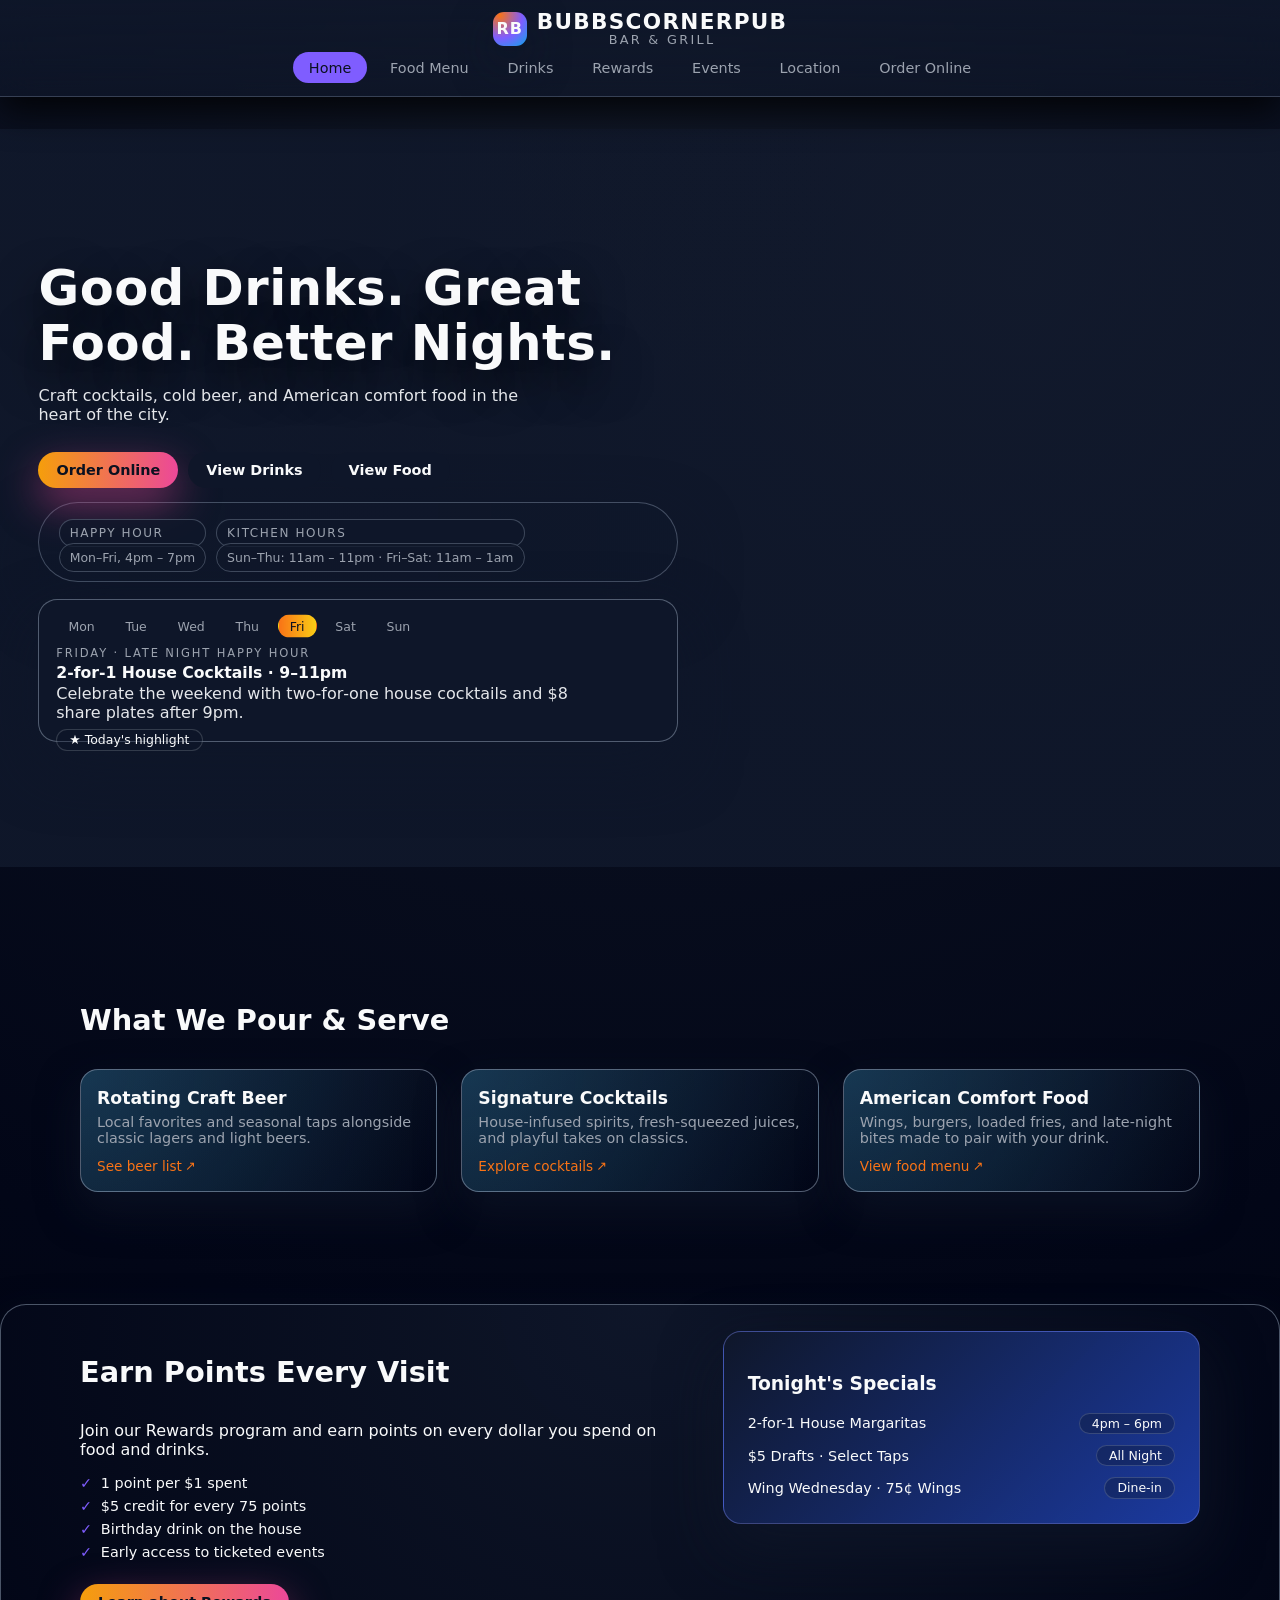
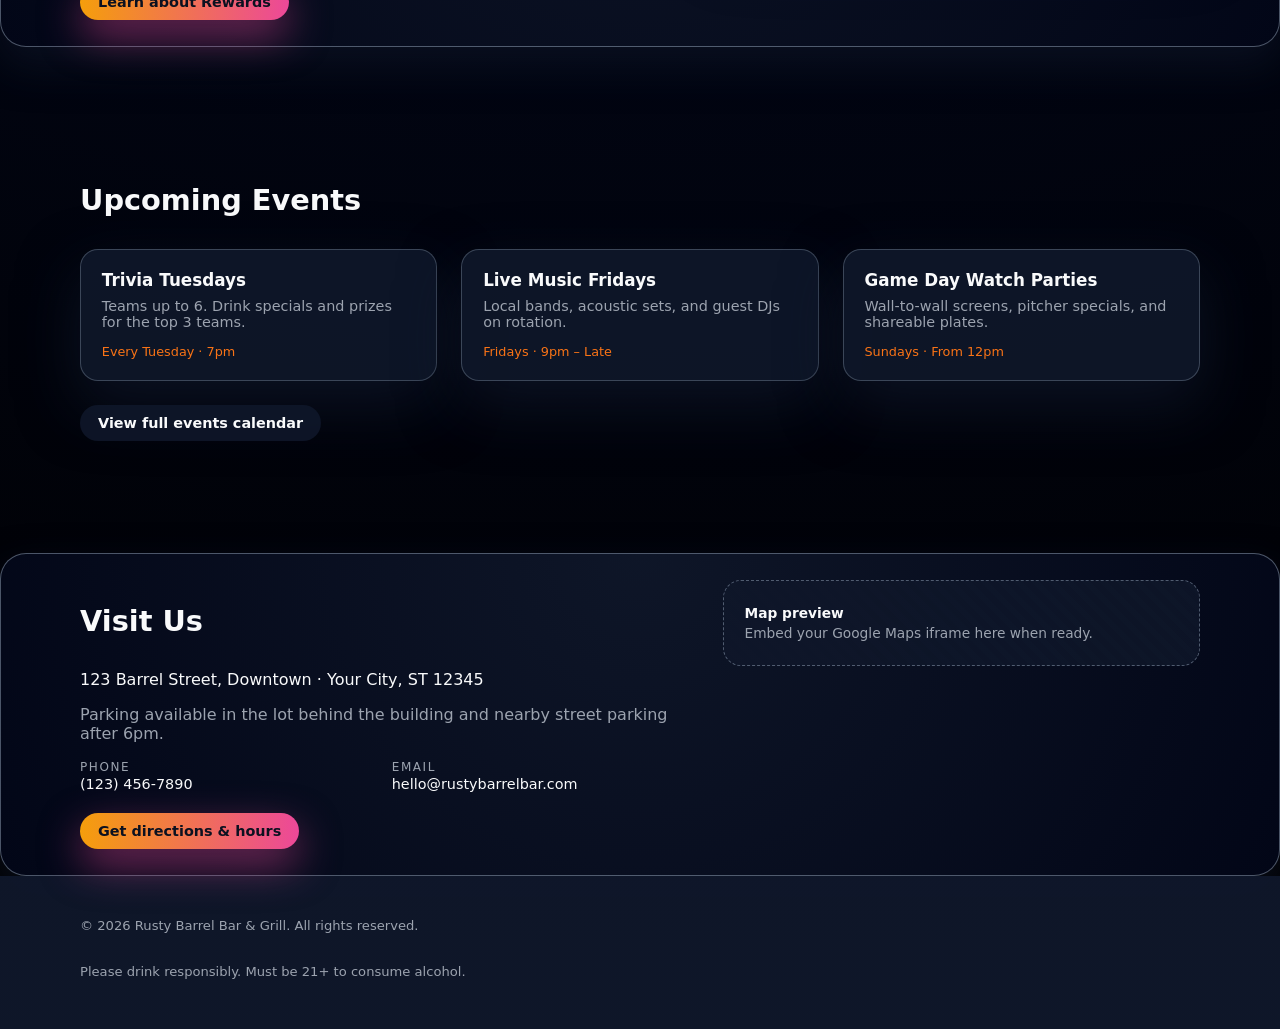
<file: index.html>
<!DOCTYPE html>
<html lang="en">
<head>
  <meta charset="UTF-8" />
  <meta name="viewport" content="width=device-width, initial-scale=1.0" />
  <title>Bubb's Corner Pub &amp; Grill</title>
  <link rel="stylesheet" href="styles.css" />
  <link rel="preconnect" href="https://fonts.googleapis.com">
  <link rel="preconnect" href="https://fonts.gstatic.com" crossorigin>
  <link href="https://fonts.googleapis.com/css2?family=Poppins:wght@300;400;600;700&display=swap" rel="stylesheet">
 </head>
<body class="bar-site bar-home">
  <header class="site-header">
    <div class="container header-inner">
      <div class="logo">
        <span class="logo-mark">RB</span>
        <div class="logo-text">
          <span class="logo-title">BubbsCornerPUB</span>
          <span class="logo-subtitle">Bar &amp; Grill</span>
        </div>
      </div>
      <nav class="main-nav">
        <a href="index.html" class="active">Home</a>
        <a href="food-menu.html">Food Menu</a>
        <a href="drinks-menu.html">Drinks</a>
        <a href="rewards.html">Rewards</a>
        <a href="events.html">Events</a>
        <a href="location.html">Location</a>
        <a href="online-ordering.html">Order Online</a>
      </nav>
      <button class="nav-toggle" aria-label="Toggle navigation">
        <span></span>
        <span></span>
      </button>
    </div>
  </header>

  <main>
    <section class="hero">
      <div class="hero-overlay"></div>
      <div class="container hero-content">
        <h1>Good Drinks. Great Food. Better Nights.</h1>
        <p>Craft cocktails, cold beer, and American comfort food in the heart of the city.</p>
        <div class="hero-actions">
          <a href="online-ordering.html" class="btn primary">Order Online</a>
          <a href="drinks-menu.html" class="btn ghost">View Drinks</a>
          <a href="food-menu.html" class="btn ghost">View Food</a>
        </div>
        <div class="hero-meta">
          <div>
            <span class="label">Happy Hour</span>
            <span>Mon–Fri, 4pm – 7pm</span>
          </div>
          <div>
            <span class="label">Kitchen Hours</span>
            <span>Sun–Thu: 11am – 11pm · Fri–Sat: 11am – 1am</span>
          </div>
        </div>

        <section class="deals-slider" aria-label="Daily deals this week">
          <div class="deals-days" role="tablist">
            <button class="deal-day active" type="button" data-index="0" role="tab">Mon</button>
            <button class="deal-day" type="button" data-index="1" role="tab">Tue</button>
            <button class="deal-day" type="button" data-index="2" role="tab">Wed</button>
            <button class="deal-day" type="button" data-index="3" role="tab">Thu</button>
            <button class="deal-day" type="button" data-index="4" role="tab">Fri</button>
            <button class="deal-day" type="button" data-index="5" role="tab">Sat</button>
            <button class="deal-day" type="button" data-index="6" role="tab">Sun</button>
          </div>
          <div class="deals-viewport">
            <article class="deal-slide active" data-index="0">
              <span class="deal-day-label">Monday · Kickoff Deals</span>
              <h3 class="deal-title">Half‑Price Apps &amp; $5 Drafts</h3>
              <p class="deal-details">Start the week with 50% off select shareables and $5 rotating draft beers from 4–9pm.</p>
              <span class="deal-highlight pill">Today&apos;s highlight</span>
            </article>
            <article class="deal-slide" data-index="1">
              <span class="deal-day-label">Tuesday · Taco &amp; Tequila Night</span>
              <h3 class="deal-title">$3 Street Tacos &amp; $8 Margaritas</h3>
              <p class="deal-details">Mix and match chicken or carne asada tacos with classic or spicy house margaritas.</p>
              <span class="deal-highlight pill">Today&apos;s highlight</span>
            </article>
            <article class="deal-slide" data-index="2">
              <span class="deal-day-label">Wednesday · Wing Wednesday</span>
              <h3 class="deal-title">75¢ Wings &amp; $6 Local Pints</h3>
              <p class="deal-details">Choose your sauce, grab a pint, and settle in for mid‑week games on the big screens.</p>
              <span class="deal-highlight pill">Today&apos;s highlight</span>
            </article>
            <article class="deal-slide" data-index="3">
              <span class="deal-day-label">Thursday · Burger &amp; Bourbon</span>
              <h3 class="deal-title">$12 Signature Burgers &amp; $2 Off Bourbon</h3>
              <p class="deal-details">Any signature burger with seasoned fries plus $2 off all bourbons, neat or on the rocks.</p>
              <span class="deal-highlight pill">Today&apos;s highlight</span>
            </article>
            <article class="deal-slide" data-index="4">
              <span class="deal-day-label">Friday · Late Night Happy Hour</span>
              <h3 class="deal-title">2‑for‑1 House Cocktails · 9–11pm</h3>
              <p class="deal-details">Celebrate the weekend with two‑for‑one house cocktails and $8 share plates after 9pm.</p>
              <span class="deal-highlight pill">Today&apos;s highlight</span>
            </article>
            <article class="deal-slide" data-index="5">
              <span class="deal-day-label">Saturday · Bucket &amp; Bites</span>
              <h3 class="deal-title">$18 Domestic Buckets &amp; $10 Nachos</h3>
              <p class="deal-details">Grab a bucket of domestics and a piled‑high nacho board for the table to share.</p>
              <span class="deal-highlight pill">Today&apos;s highlight</span>
            </article>
            <article class="deal-slide" data-index="6">
              <span class="deal-day-label">Sunday · Game Day Specials</span>
              <h3 class="deal-title">$4 Mimosas, $6 Bloody Marys &amp; Brunch Plates</h3>
              <p class="deal-details">Brunch until 2pm with drink specials running through the afternoon games.</p>
              <span class="deal-highlight pill">Today&apos;s highlight</span>
            </article>
          </div>
        </section>
      </div>
    </section>

    <section class="section" id="highlights">
      <div class="container">
        <h2 class="section-title">What We Pour &amp; Serve</h2>
        <div class="grid highlights-grid">
          <article class="card">
            <h3>Rotating Craft Beer</h3>
            <p>Local favorites and seasonal taps alongside classic lagers and light beers.</p>
            <a href="drinks-menu.html#beer" class="card-link">See beer list</a>
          </article>
          <article class="card">
            <h3>Signature Cocktails</h3>
            <p>House-infused spirits, fresh-squeezed juices, and playful takes on classics.</p>
            <a href="drinks-menu.html#cocktails" class="card-link">Explore cocktails</a>
          </article>
          <article class="card">
            <h3>American Comfort Food</h3>
            <p>Wings, burgers, loaded fries, and late-night bites made to pair with your drink.</p>
            <a href="food-menu.html" class="card-link">View food menu</a>
          </article>
        </div>
      </div>
    </section>

    <section class="section section-alt">
      <div class="container split">
        <div>
          <h2 class="section-title">Earn Points Every Visit</h2>
          <p>Join our Rewards program and earn points on every dollar you spend on food and drinks.</p>
          <ul class="checklist">
            <li>1 point per $1 spent</li>
            <li>$5 credit for every 75 points</li>
            <li>Birthday drink on the house</li>
            <li>Early access to ticketed events</li>
          </ul>
          <a href="rewards.html" class="btn primary">Learn about Rewards</a>
        </div>
        <div class="panel">
          <h3>Tonight's Specials</h3>
          <ul class="specials-list">
            <li>
              <span>2-for-1 House Margaritas</span>
              <span class="pill">4pm – 6pm</span>
            </li>
            <li>
              <span>$5 Drafts · Select Taps</span>
              <span class="pill">All Night</span>
            </li>
            <li>
              <span>Wing Wednesday · 75¢ Wings</span>
              <span class="pill">Dine-in</span>
            </li>
          </ul>
        </div>
      </div>
    </section>

    <section class="section" id="events-preview">
      <div class="container">
        <h2 class="section-title">Upcoming Events</h2>
        <div class="grid events-grid">
          <article class="event-card">
            <h3>Trivia Tuesdays</h3>
            <p>Teams up to 6. Drink specials and prizes for the top 3 teams.</p>
            <span class="event-meta">Every Tuesday · 7pm</span>
          </article>
          <article class="event-card">
            <h3>Live Music Fridays</h3>
            <p>Local bands, acoustic sets, and guest DJs on rotation.</p>
            <span class="event-meta">Fridays · 9pm – Late</span>
          </article>
          <article class="event-card">
            <h3>Game Day Watch Parties</h3>
            <p>Wall-to-wall screens, pitcher specials, and shareable plates.</p>
            <span class="event-meta">Sundays · From 12pm</span>
          </article>
        </div>
        <a href="events.html" class="btn ghost">View full events calendar</a>
      </div>
    </section>

    <section class="section section-alt" id="visit">
      <div class="container split">
        <div>
          <h2 class="section-title">Visit Us</h2>
          <p>123 Barrel Street, Downtown · Your City, ST 12345</p>
          <p class="muted">Parking available in the lot behind the building and nearby street parking after 6pm.</p>
          <div class="contact-grid">
            <div>
              <span class="label">Phone</span>
              <a href="tel:+11234567890">(123) 456-7890</a>
            </div>
            <div>
              <span class="label">Email</span>
              <a href="mailto:hello@rustybarrelbar.com">hello@rustybarrelbar.com</a>
            </div>
          </div>
          <a href="location.html" class="btn primary">Get directions &amp; hours</a>
        </div>
        <div class="map-placeholder">
          <span>Map preview</span>
          <p>Embed your Google Maps iframe here when ready.</p>
        </div>
      </div>
    </section>
  </main>

  <footer class="site-footer">
    <div class="container footer-inner">
      <p>&copy; <span id="year"></span> Rusty Barrel Bar &amp; Grill. All rights reserved.</p>
      <p class="muted">Please drink responsibly. Must be 21+ to consume alcohol.</p>
    </div>
  </footer>

  <script src="script.js"></script>
 </body>
</html>
</file>
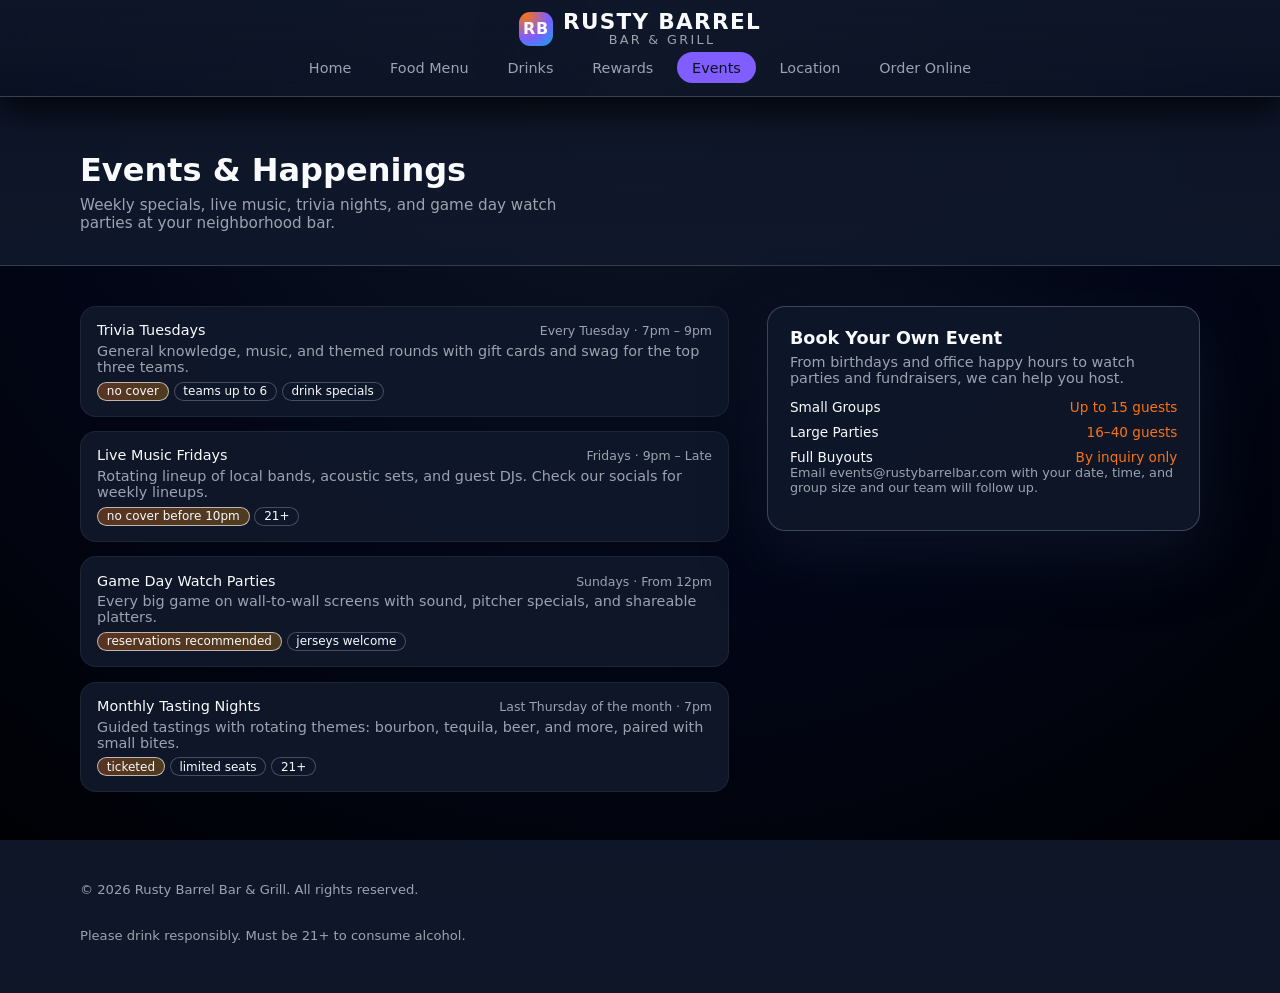
<file: events.html>
<!DOCTYPE html>
<html lang="en">
<head>
  <meta charset="UTF-8" />
  <meta name="viewport" content="width=device-width, initial-scale=1.0" />
  <title>Events · Rusty Barrel Bar &amp; Grill</title>
  <link rel="stylesheet" href="styles.css" />
  <link rel="preconnect" href="https://fonts.googleapis.com">
  <link rel="preconnect" href="https://fonts.gstatic.com" crossorigin>
  <link href="https://fonts.googleapis.com/css2?family=Poppins:wght@300;400;600;700&display=swap" rel="stylesheet">
 </head>
<body class="bar-site page-events">
  <header class="site-header">
    <div class="container header-inner">
      <div class="logo">
        <span class="logo-mark">RB</span>
        <div class="logo-text">
          <span class="logo-title">Rusty Barrel</span>
          <span class="logo-subtitle">Bar &amp; Grill</span>
        </div>
      </div>
      <nav class="main-nav">
        <a href="index.html">Home</a>
        <a href="food-menu.html">Food Menu</a>
        <a href="drinks-menu.html">Drinks</a>
        <a href="rewards.html">Rewards</a>
        <a href="events.html" class="active">Events</a>
        <a href="location.html">Location</a>
        <a href="online-ordering.html">Order Online</a>
      </nav>
      <button class="nav-toggle" aria-label="Toggle navigation">
        <span></span>
        <span></span>
      </button>
    </div>
  </header>

  <header class="page-header">
    <div class="container">
      <h1>Events &amp; Happenings</h1>
      <p>Weekly specials, live music, trivia nights, and game day watch parties at your neighborhood bar.</p>
    </div>
  </header>

  <main class="events-layout">
    <div class="container events-columns">
      <section>
        <div class="events-list">
          <article class="event-row">
            <div class="event-row-header">
              <span class="event-name">Trivia Tuesdays</span>
              <span class="event-time">Every Tuesday · 7pm – 9pm</span>
            </div>
            <p>General knowledge, music, and themed rounds with gift cards and swag for the top three teams.</p>
            <div class="event-tags">
              <span class="event-tag highlight">no cover</span>
              <span class="event-tag">teams up to 6</span>
              <span class="event-tag">drink specials</span>
            </div>
          </article>

          <article class="event-row">
            <div class="event-row-header">
              <span class="event-name">Live Music Fridays</span>
              <span class="event-time">Fridays · 9pm – Late</span>
            </div>
            <p>Rotating lineup of local bands, acoustic sets, and guest DJs. Check our socials for weekly lineups.</p>
            <div class="event-tags">
              <span class="event-tag highlight">no cover before 10pm</span>
              <span class="event-tag">21+</span>
            </div>
          </article>

          <article class="event-row">
            <div class="event-row-header">
              <span class="event-name">Game Day Watch Parties</span>
              <span class="event-time">Sundays · From 12pm</span>
            </div>
            <p>Every big game on wall-to-wall screens with sound, pitcher specials, and shareable platters.</p>
            <div class="event-tags">
              <span class="event-tag highlight">reservations recommended</span>
              <span class="event-tag">jerseys welcome</span>
            </div>
          </article>

          <article class="event-row">
            <div class="event-row-header">
              <span class="event-name">Monthly Tasting Nights</span>
              <span class="event-time">Last Thursday of the month · 7pm</span>
            </div>
            <p>Guided tastings with rotating themes: bourbon, tequila, beer, and more, paired with small bites.</p>
            <div class="event-tags">
              <span class="event-tag highlight">ticketed</span>
              <span class="event-tag">limited seats</span>
              <span class="event-tag">21+</span>
            </div>
          </article>
        </div>
      </section>

      <aside class="sidebar-card">
        <h2>Book Your Own Event</h2>
        <p>From birthdays and office happy hours to watch parties and fundraisers, we can help you host.</p>
        <ul class="list-compact">
          <li>
            <span>Small Groups</span>
            <span class="accent-text">Up to 15 guests</span>
          </li>
          <li>
            <span>Large Parties</span>
            <span class="accent-text">16–40 guests</span>
          </li>
          <li>
            <span>Full Buyouts</span>
            <span class="accent-text">By inquiry only</span>
          </li>
        </ul>
        <p class="menu-note">Email <a href="mailto:events@rustybarrelbar.com">events@rustybarrelbar.com</a> with your date, time, and group size and our team will follow up.</p>
      </aside>
    </div>
  </main>

  <footer class="site-footer">
    <div class="container footer-inner">
      <p>&copy; <span id="year"></span> Rusty Barrel Bar &amp; Grill. All rights reserved.</p>
      <p class="muted">Please drink responsibly. Must be 21+ to consume alcohol.</p>
    </div>
  </footer>

  <script src="script.js"></script>
</body>
</html>
</file>
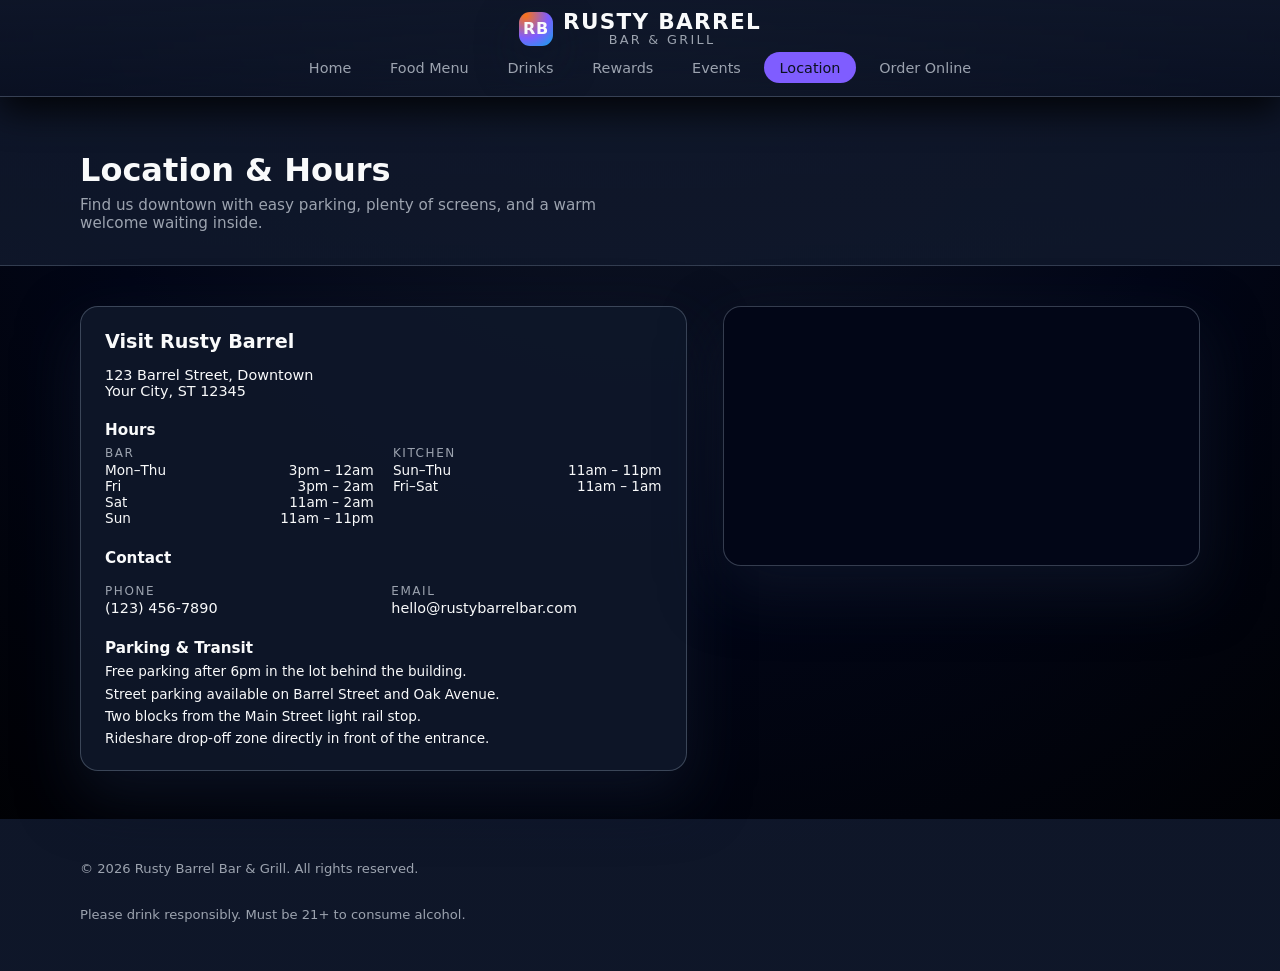
<file: location.html>
<!DOCTYPE html>
<html lang="en">
<head>
  <meta charset="UTF-8" />
  <meta name="viewport" content="width=device-width, initial-scale=1.0" />
  <title>Location &amp; Hours · Rusty Barrel Bar &amp; Grill</title>
  <link rel="stylesheet" href="styles.css" />
  <link rel="preconnect" href="https://fonts.googleapis.com">
  <link rel="preconnect" href="https://fonts.gstatic.com" crossorigin>
  <link href="https://fonts.googleapis.com/css2?family=Poppins:wght@300;400;600;700&display=swap" rel="stylesheet">
 </head>
<body class="bar-site page-location">
  <header class="site-header">
    <div class="container header-inner">
      <div class="logo">
        <span class="logo-mark">RB</span>
        <div class="logo-text">
          <span class="logo-title">Rusty Barrel</span>
          <span class="logo-subtitle">Bar &amp; Grill</span>
        </div>
      </div>
      <nav class="main-nav">
        <a href="index.html">Home</a>
        <a href="food-menu.html">Food Menu</a>
        <a href="drinks-menu.html">Drinks</a>
        <a href="rewards.html">Rewards</a>
        <a href="events.html">Events</a>
        <a href="location.html" class="active">Location</a>
        <a href="online-ordering.html">Order Online</a>
      </nav>
      <button class="nav-toggle" aria-label="Toggle navigation">
        <span></span>
        <span></span>
      </button>
    </div>
  </header>

  <header class="page-header">
    <div class="container">
      <h1>Location &amp; Hours</h1>
      <p>Find us downtown with easy parking, plenty of screens, and a warm welcome waiting inside.</p>
    </div>
  </header>

  <main class="location-layout">
    <div class="container location-grid">
      <section class="location-card">
        <h2>Visit Rusty Barrel</h2>
        <p>123 Barrel Street, Downtown<br>Your City, ST 12345</p>

        <div class="location-section">
          <h3>Hours</h3>
          <div class="hours-grid">
            <div>
              <div class="label">Bar</div>
              <div class="hours-row">
                <span>Mon–Thu</span>
                <span>3pm – 12am</span>
              </div>
              <div class="hours-row">
                <span>Fri</span>
                <span>3pm – 2am</span>
              </div>
              <div class="hours-row">
                <span>Sat</span>
                <span>11am – 2am</span>
              </div>
              <div class="hours-row">
                <span>Sun</span>
                <span>11am – 11pm</span>
              </div>
            </div>
            <div>
              <div class="label">Kitchen</div>
              <div class="hours-row">
                <span>Sun–Thu</span>
                <span>11am – 11pm</span>
              </div>
              <div class="hours-row">
                <span>Fri–Sat</span>
                <span>11am – 1am</span>
              </div>
            </div>
          </div>
        </div>

        <div class="location-section">
          <h3>Contact</h3>
          <div class="contact-grid">
            <div>
              <span class="label">Phone</span>
              <a href="tel:+11234567890">(123) 456-7890</a>
            </div>
            <div>
              <span class="label">Email</span>
              <a href="mailto:hello@rustybarrelbar.com">hello@rustybarrelbar.com</a>
            </div>
          </div>
        </div>

        <div class="location-section">
          <h3>Parking &amp; Transit</h3>
          <ul class="transport-list">
            <li>Free parking after 6pm in the lot behind the building.</li>
            <li>Street parking available on Barrel Street and Oak Avenue.</li>
            <li>Two blocks from the Main Street light rail stop.</li>
            <li>Rideshare drop-off zone directly in front of the entrance.</li>
          </ul>
        </div>
      </section>

      <aside class="map-embed">
        <!-- Replace src with your actual Google Maps embed when ready -->
        <iframe
          title="Rusty Barrel Bar &amp; Grill Map"
          src="https://www.google.com/maps/embed?pb=!1m18!1m12!1m3!1d3151.8354345095074!2d144.95565131590418!3d-37.81732797975171!2m3!1f0!2f0!3f0!3m2!1i1024!2i768!4f13.1!3m3!1m2!1s0x0%3A0x0!2zMzfCsDQ5JzAyLjQiUyAxNDTCsDU3JzI3LjQiRQ!5e0!3m2!1sen!2sus!4v1610000000000!5m2!1sen!2sus"
          loading="lazy"
          referrerpolicy="no-referrer-when-downgrade">
        </iframe>
      </aside>
    </div>
  </main>

  <footer class="site-footer">
    <div class="container footer-inner">
      <p>&copy; <span id="year"></span> Rusty Barrel Bar &amp; Grill. All rights reserved.</p>
      <p class="muted">Please drink responsibly. Must be 21+ to consume alcohol.</p>
    </div>
  </footer>

  <script src="script.js"></script>
</body>
</html>
</file>
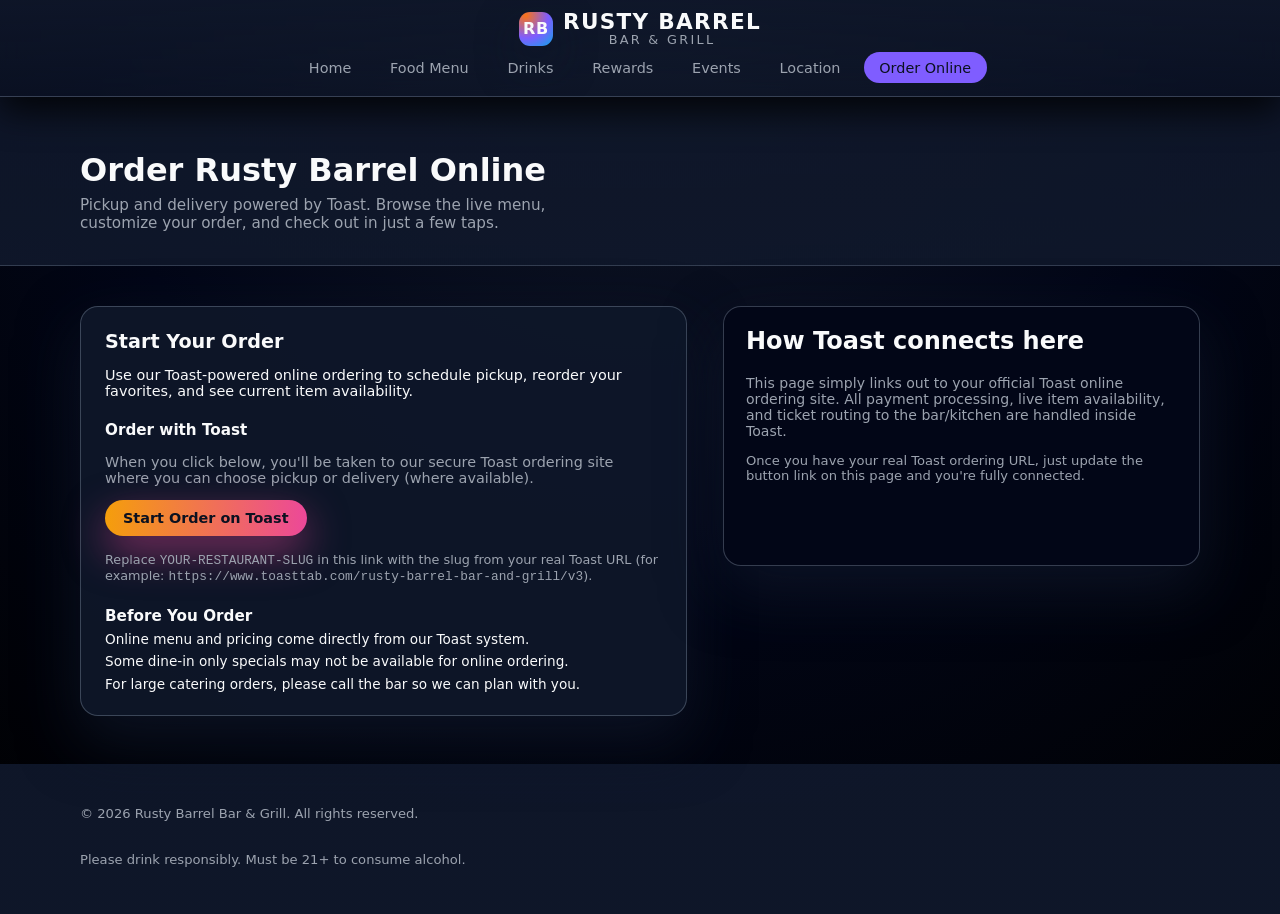
<file: online-ordering.html>
<!DOCTYPE html>
<html lang="en">
<head>
  <meta charset="UTF-8" />
  <meta name="viewport" content="width=device-width, initial-scale=1.0" />
  <title>Order Online · Rusty Barrel Bar &amp; Grill</title>
  <link rel="stylesheet" href="styles.css" />
  <link rel="preconnect" href="https://fonts.googleapis.com">
  <link rel="preconnect" href="https://fonts.gstatic.com" crossorigin>
  <link href="https://fonts.googleapis.com/css2?family=Poppins:wght@300;400;600;700&display=swap" rel="stylesheet">
</head>
<body class="bar-site page-order">
  <header class="site-header">
    <div class="container header-inner">
      <div class="logo">
        <span class="logo-mark">RB</span>
        <div class="logo-text">
          <span class="logo-title">Rusty Barrel</span>
          <span class="logo-subtitle">Bar &amp; Grill</span>
        </div>
      </div>
      <nav class="main-nav">
        <a href="index.html">Home</a>
        <a href="food-menu.html">Food Menu</a>
        <a href="drinks-menu.html">Drinks</a>
        <a href="rewards.html">Rewards</a>
        <a href="events.html">Events</a>
        <a href="location.html">Location</a>
        <a href="online-ordering.html" class="active">Order Online</a>
      </nav>
      <button class="nav-toggle" aria-label="Toggle navigation">
        <span></span>
        <span></span>
      </button>
    </div>
  </header>

  <header class="page-header">
    <div class="container">
      <h1>Order Rusty Barrel Online</h1>
      <p>Pickup and delivery powered by Toast. Browse the live menu, customize your order, and check out in just a few taps.</p>
    </div>
  </header>

  <main class="location-layout">
    <div class="container location-grid">
      <section class="location-card">
        <h2>Start Your Order</h2>
        <p>Use our Toast-powered online ordering to schedule pickup, reorder your favorites, and see current item availability.</p>
        <div class="location-section">
          <h3>Order with Toast</h3>
          <p class="muted">
            When you click below, you&apos;ll be taken to our secure Toast ordering site where you can choose pickup or delivery (where available).
          </p>
          <a
            href="https://www.toasttab.com/YOUR-RESTAURANT-SLUG/v3"
            class="btn primary"
            target="_blank"
            rel="noopener noreferrer"
          >
            Start Order on Toast
          </a>
          <p class="menu-note">
            Replace <code>YOUR-RESTAURANT-SLUG</code> in this link with the slug from your real Toast URL (for example:
            <code>https://www.toasttab.com/rusty-barrel-bar-and-grill/v3</code>).
          </p>
        </div>

        <div class="location-section">
          <h3>Before You Order</h3>
          <ul class="transport-list">
            <li>Online menu and pricing come directly from our Toast system.</li>
            <li>Some dine-in only specials may not be available for online ordering.</li>
            <li>For large catering orders, please call the bar so we can plan with you.</li>
          </ul>
        </div>
      </section>

      <aside class="map-embed">
        <div style="padding:1.25rem 1.35rem;">
          <h2 style="margin-top:0;">How Toast connects here</h2>
          <p class="muted" style="font-size:0.88rem;">
            This page simply links out to your official Toast online ordering site. All payment processing, live item availability,
            and ticket routing to the bar/kitchen are handled inside Toast.
          </p>
          <p class="muted" style="font-size:0.82rem;margin-top:0.75rem;">
            Once you have your real Toast ordering URL, just update the button link on this page and you&apos;re fully connected.
          </p>
        </div>
      </aside>
    </div>
  </main>

  <footer class="site-footer">
    <div class="container footer-inner">
      <p>&copy; <span id="year"></span> Rusty Barrel Bar &amp; Grill. All rights reserved.</p>
      <p class="muted">Please drink responsibly. Must be 21+ to consume alcohol.</p>
    </div>
  </footer>

  <script src="script.js"></script>
</body>
</html>
</file>
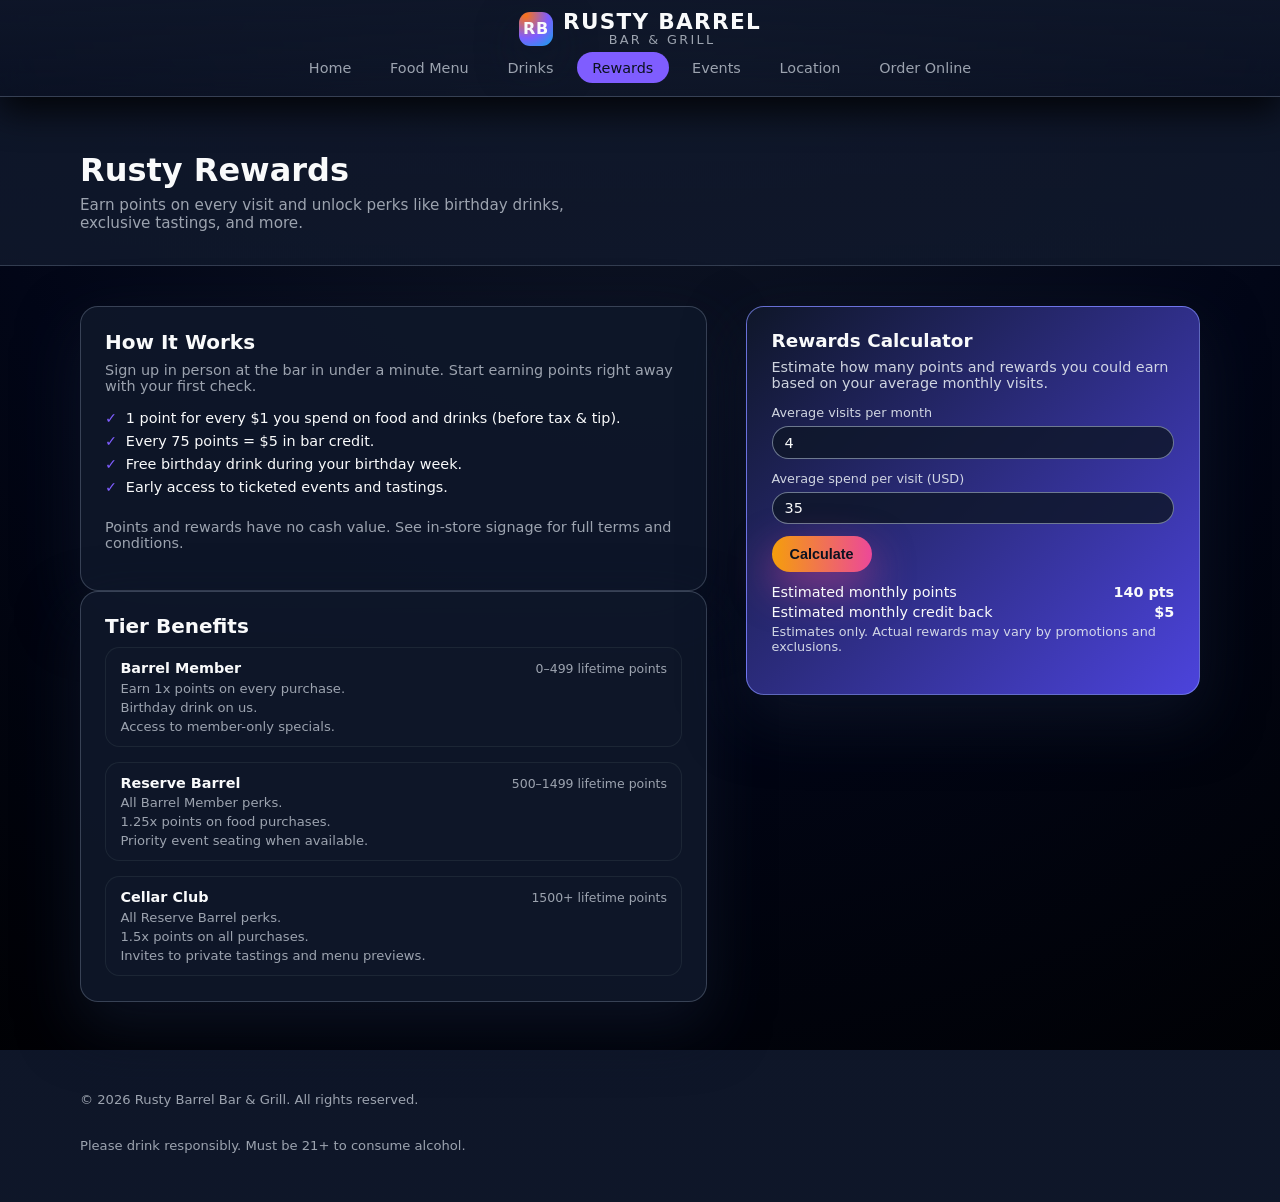
<file: rewards.html>
<!DOCTYPE html>
<html lang="en">
<head>
  <meta charset="UTF-8" />
  <meta name="viewport" content="width=device-width, initial-scale=1.0" />
  <title>Rewards · Rusty Barrel Bar &amp; Grill</title>
  <link rel="stylesheet" href="styles.css" />
  <link rel="preconnect" href="https://fonts.googleapis.com">
  <link rel="preconnect" href="https://fonts.gstatic.com" crossorigin>
  <link href="https://fonts.googleapis.com/css2?family=Poppins:wght@300;400;600;700&display=swap" rel="stylesheet">
 </head>
<body class="bar-site page-rewards">
  <header class="site-header">
    <div class="container header-inner">
      <div class="logo">
        <span class="logo-mark">RB</span>
        <div class="logo-text">
          <span class="logo-title">Rusty Barrel</span>
          <span class="logo-subtitle">Bar &amp; Grill</span>
        </div>
      </div>
      <nav class="main-nav">
        <a href="index.html">Home</a>
        <a href="food-menu.html">Food Menu</a>
        <a href="drinks-menu.html">Drinks</a>
        <a href="rewards.html" class="active">Rewards</a>
        <a href="events.html">Events</a>
        <a href="location.html">Location</a>
        <a href="online-ordering.html">Order Online</a>
      </nav>
      <button class="nav-toggle" aria-label="Toggle navigation">
        <span></span>
        <span></span>
      </button>
    </div>
  </header>

  <header class="page-header">
    <div class="container">
      <h1>Rusty Rewards</h1>
      <p>Earn points on every visit and unlock perks like birthday drinks, exclusive tastings, and more.</p>
    </div>
  </header>

  <main class="rewards-layout">
    <div class="container rewards-grid">
      <section>
        <article class="rewards-card">
          <h2>How It Works</h2>
          <p>Sign up in person at the bar in under a minute. Start earning points right away with your first check.</p>
          <ul class="checklist">
            <li>1 point for every $1 you spend on food and drinks (before tax &amp; tip).</li>
            <li>Every 75 points = $5 in bar credit.</li>
            <li>Free birthday drink during your birthday week.</li>
            <li>Early access to ticketed events and tastings.</li>
          </ul>
          <p class="menu-note">Points and rewards have no cash value. See in-store signage for full terms and conditions.</p>
        </article>

        <article class="rewards-card">
          <h2>Tier Benefits</h2>
          <div class="tiers">
            <div class="tier">
              <div class="tier-header">
                <span class="tier-name">Barrel Member</span>
                <span class="tier-points">0–499 lifetime points</span>
              </div>
              <ul class="tier-benefits">
                <li>Earn 1x points on every purchase.</li>
                <li>Birthday drink on us.</li>
                <li>Access to member-only specials.</li>
              </ul>
            </div>
            <div class="tier">
              <div class="tier-header">
                <span class="tier-name">Reserve Barrel</span>
                <span class="tier-points">500–1499 lifetime points</span>
              </div>
              <ul class="tier-benefits">
                <li>All Barrel Member perks.</li>
                <li>1.25x points on food purchases.</li>
                <li>Priority event seating when available.</li>
              </ul>
            </div>
            <div class="tier">
              <div class="tier-header">
                <span class="tier-name">Cellar Club</span>
                <span class="tier-points">1500+ lifetime points</span>
              </div>
              <ul class="tier-benefits">
                <li>All Reserve Barrel perks.</li>
                <li>1.5x points on all purchases.</li>
                <li>Invites to private tastings and menu previews.</li>
              </ul>
            </div>
          </div>
        </article>
      </section>

      <aside class="calculator-card">
        <h2>Rewards Calculator</h2>
        <p>Estimate how many points and rewards you could earn based on your average monthly visits.</p>
        <div class="field-group">
          <label for="visits">Average visits per month</label>
          <input type="number" id="visits" min="0" value="4" />
        </div>
        <div class="field-group">
          <label for="spend">Average spend per visit (USD)</label>
          <input type="number" id="spend" min="0" value="35" />
        </div>
        <button class="btn primary" id="calc-btn" type="button">Calculate</button>
        <div class="calc-results" id="calc-results">
          <div>
            <span>Estimated monthly points</span>
            <strong><span id="points-month">140</span> pts</strong>
          </div>
          <div>
            <span>Estimated monthly credit back</span>
            <strong>$<span id="credit-month">9</span></strong>
          </div>
          <p class="menu-note">Estimates only. Actual rewards may vary by promotions and exclusions.</p>
        </div>
      </aside>
    </div>
  </main>

  <footer class="site-footer">
    <div class="container footer-inner">
      <p>&copy; <span id="year"></span> Rusty Barrel Bar &amp; Grill. All rights reserved.</p>
      <p class="muted">Please drink responsibly. Must be 21+ to consume alcohol.</p>
    </div>
  </footer>

  <script src="script.js"></script>
</body>
</html>
</file>
<file: styles.css>
:root {
  --bg: #05060a;
  --bg-alt: #0c0f17;
  --accent: #f4a259;
  --accent-soft: rgba(244, 162, 89, 0.13);
  --accent-strong: #f4a259;
  --text: #f9fafb;
  --muted: #9ca3af;
  --card-bg: rgba(15, 23, 42, 0.92);
  --border-subtle: rgba(148, 163, 184, 0.24);
  --danger: #ef4444;
  --shadow-soft: 0 18px 45px rgba(0, 0, 0, 0.75);
  --radius-lg: 18px;
  --radius-pill: 999px;
}

*,
*::before,
*::after {
  box-sizing: border-box;
}

body {
  margin: 0;
  font-family: "Poppins", system-ui, -apple-system, BlinkMacSystemFont, "Segoe UI", sans-serif;
  background:
    linear-gradient(to bottom, rgba(15, 23, 42, 0.95), rgba(15, 23, 42, 0.98)),
    url("https://images.pexels.com/photos/129733/pexels-photo-129733.jpeg?auto=compress&cs=tinysrgb&w=1600");
  background-size: cover;
  background-attachment: fixed;
  background-position: center;
  color: var(--text);
  -webkit-font-smoothing: antialiased;
}

a {
  color: inherit;
  text-decoration: none;
}

img {
  max-width: 100%;
  display: block;
}

.container {
  width: min(1120px, 100% - 3rem);
  margin: 0 auto;
}

.site-header {
  position: sticky;
  top: 0;
  z-index: 20;
  backdrop-filter: blur(18px);
  background: linear-gradient(to bottom, rgba(15, 23, 42, 0.92), rgba(15, 23, 42, 0.65));
  border-bottom: 1px solid rgba(148, 163, 184, 0.3);
  box-shadow: 0 14px 35px rgba(0, 0, 0, 0.8);
}

.header-inner {
  display: flex;
  flex-direction: column;
  align-items: center;
  justify-content: center;
  padding: 0.6rem 0 0.8rem;
  gap: 0.3rem;
  position: relative;
}

.logo {
  display: inline-flex;
  align-items: center;
  gap: 0.75rem;
}

.logo-mark {
  width: 52px;
  height: 52px;
  border-radius: 40% 60% 65% 35%;
  background: radial-gradient(circle at 30% 0%, #fed7aa, #b45309 55%, #451a03 100%);
  display: inline-flex;
  align-items: center;
  justify-content: center;
  font-weight: 700;
  letter-spacing: 0.05em;
  font-size: 1.1rem;
  color: #111827;
  box-shadow: 0 14px 35px rgba(0, 0, 0, 0.65);
}

.logo-text {
  display: flex;
  flex-direction: column;
  line-height: 1.1;
  align-items: center;
}

.logo-title {
  font-size: 1.35rem;
  font-weight: 700;
  letter-spacing: 0.06em;
  text-transform: uppercase;
}

.logo-subtitle {
  font-size: 0.8rem;
  color: var(--muted);
  text-transform: uppercase;
  letter-spacing: 0.18em;
}

.main-nav {
  display: flex;
  align-items: center;
  justify-content: center;
  flex-wrap: wrap;
  gap: 0.5rem;
  font-size: 0.9rem;
}

.main-nav a {
  padding: 0.4rem 0.9rem;
  border-radius: 999px;
  color: var(--muted);
  border: 1px solid transparent;
  transition: color 0.18s ease, background-color 0.18s ease, border-color 0.18s ease, transform 0.12s ease;
}

.main-nav a:hover {
  color: var(--text);
  background: rgba(15, 23, 42, 0.9);
  border-color: rgba(148, 163, 184, 0.6);
  transform: translateY(-1px);
}

.main-nav a.active {
  color: #0b1120;
  background: var(--accent);
  border-color: transparent;
}

.nav-toggle {
  display: none;
  flex-direction: column;
  gap: 0.22rem;
  background: none;
  border: none;
  padding: 0.25rem;
  cursor: pointer;
  position: absolute;
  right: 0;
  top: 50%;
  transform: translateY(-50%);
}

.nav-toggle span {
  width: 22px;
  height: 2px;
  border-radius: 999px;
  background: #e5e7eb;
}

.hero {
  position: relative;
  min-height: 82vh;
  display: flex;
  align-items: center;
  color: var(--text);
  background-image:
    radial-gradient(circle at 0 0, rgba(248, 250, 252, 0.06), transparent 55%),
    radial-gradient(circle at 80% 20%, rgba(248, 250, 252, 0.12), transparent 55%),
    url("https://images.pexels.com/photos/1551533/pexels-photo-1551533.jpeg?auto=compress&cs=tinysrgb&w=1600");
  background-size: auto, auto, cover;
  background-position: left top, right top, center;
  background-repeat: no-repeat;
}

.hero-overlay {
  position: absolute;
  inset: 0;
  background:
    radial-gradient(circle at top left, rgba(15, 23, 42, 0.4), transparent 60%),
    linear-gradient(to top, rgba(15, 23, 42, 0.96), rgba(15, 23, 42, 0.88));
}

.hero-content {
  position: relative;
  padding: 4.5rem 0 4rem;
  max-width: 640px;
}

.hero h1 {
  font-size: clamp(2.4rem, 4vw + 1.4rem, 3.4rem);
  line-height: 1.05;
  margin-bottom: 1rem;
  text-shadow: 0 18px 45px rgba(0, 0, 0, 0.85);
}

.hero p {
  font-size: 1rem;
  color: #e5e7eb;
  max-width: 32rem;
}

.hero-actions {
  display: flex;
  flex-wrap: wrap;
  gap: 0.75rem;
  margin: 1.75rem 0 1.5rem;
}

.btn {
  display: inline-flex;
  align-items: center;
  justify-content: center;
  border-radius: var(--radius-pill);
  padding: 0.7rem 1.35rem;
  font-size: 0.95rem;
  font-weight: 500;
  border: 1px solid transparent;
  cursor: pointer;
  transition: background 0.18s ease, color 0.18s ease, border-color 0.18s ease, transform 0.12s ease, box-shadow 0.12s ease;
}

.btn.primary {
  background: linear-gradient(to right, #f59e0b, #ec4899);
  color: #0b1120;
  box-shadow: 0 16px 40px rgba(236, 72, 153, 0.5);
}

.btn.primary:hover {
  transform: translateY(-1px);
  box-shadow: 0 20px 55px rgba(236, 72, 153, 0.7);
}

.btn.ghost {
  background: rgba(15, 23, 42, 0.9);
  border-color: rgba(148, 163, 184, 0.45);
  color: var(--text);
}

.btn.ghost:hover {
  background: rgba(15, 23, 42, 1);
  border-color: rgba(148, 163, 184, 0.7);
}

.hero-meta {
  display: grid;
  grid-template-columns: repeat(auto-fit, minmax(220px, 1fr));
  gap: 1.1rem;
  padding: 1rem 1.2rem;
  border-radius: 999px;
  background: linear-gradient(to right, rgba(15, 23, 42, 0.9), rgba(15, 23, 42, 0.95));
  border: 1px solid rgba(148, 163, 184, 0.4);
  box-shadow: var(--shadow-soft);
  font-size: 0.8rem;
}

.deals-slider {
  margin-top: 1.1rem;
  padding: 0.9rem 1.05rem 1.05rem;
  border-radius: 1.2rem;
  background: rgba(15, 23, 42, 0.95);
  border: 1px solid rgba(148, 163, 184, 0.5);
  box-shadow: var(--shadow-soft);
  font-size: 0.85rem;
}

.deals-days {
  display: flex;
  flex-wrap: wrap;
  gap: 0.4rem;
  margin-bottom: 0.55rem;
}

.deal-day {
  border-radius: var(--radius-pill);
  border: 1px solid transparent;
  padding: 0.18rem 0.7rem;
  background: transparent;
  color: var(--muted);
  font-size: 0.78rem;
  cursor: pointer;
  font-family: inherit;
  transition: background 0.16s ease, color 0.16s ease, border-color 0.16s ease, transform 0.12s ease;
}

.deal-day:hover {
  color: var(--text);
  border-color: rgba(148, 163, 184, 0.65);
  background: rgba(15, 23, 42, 0.85);
}

.deal-day.active {
  color: #0b1120;
  background: linear-gradient(to right, #f97316, #facc15);
  border-color: transparent;
  transform: translateY(-0.5px);
}

.deals-viewport {
  position: relative;
  min-height: 78px;
}

.deal-slide {
  position: absolute;
  inset: 0;
  opacity: 0;
  transform: translateY(4px);
  transition: opacity 0.18s ease, transform 0.18s ease;
  pointer-events: none;
}

.deal-slide.active {
  opacity: 1;
  transform: translateY(0);
  pointer-events: auto;
}

.deal-day-label {
  display: block;
  font-size: 0.72rem;
  text-transform: uppercase;
  letter-spacing: 0.16em;
  color: var(--muted);
}

.deal-title {
  margin: 0.18rem 0 0.1rem;
  font-size: 0.98rem;
  font-weight: 600;
}

.deal-details {
  margin: 0;
  font-size: 0.8rem;
  color: var(--muted);
}

.deal-highlight {
  display: inline-flex;
  align-items: center;
  gap: 0.25rem;
  margin-top: 0.45rem;
  font-size: 0.75rem;
}

.deal-highlight::before {
  content: "★";
  font-size: 0.8rem;
}

.label {
  display: block;
  font-size: 0.75rem;
  text-transform: uppercase;
  letter-spacing: 0.13em;
  color: var(--muted);
  margin-bottom: 0.15rem;
}

.section {
  padding: 3.75rem 0;
}

.section-alt {
  background:
    linear-gradient(to bottom, rgba(15, 23, 42, 0.94), rgba(15, 23, 42, 0.97));
  border-top: 1px solid rgba(148, 163, 184, 0.28);
  border-bottom: 1px solid rgba(15, 23, 42, 0.9);
}

.section-title {
  font-size: 1.8rem;
  margin-bottom: 2rem;
}

.grid {
  display: grid;
  gap: 1.5rem;
}

.highlights-grid {
  grid-template-columns: repeat(auto-fit, minmax(220px, 1fr));
}

.card {
  background: var(--card-bg);
  border-radius: var(--radius-lg);
  padding: 1.4rem 1.5rem 1.5rem;
  border: 1px solid rgba(148, 163, 184, 0.34);
  box-shadow: var(--shadow-soft);
}

.card h3 {
  margin: 0 0 0.4rem;
  font-size: 1.1rem;
}

.card p {
  margin: 0 0 0.75rem;
  color: var(--muted);
  font-size: 0.9rem;
}

.card-link {
  display: inline-flex;
  align-items: center;
  gap: 0.2rem;
  font-size: 0.85rem;
  color: var(--accent-strong);
}

.card-link::after {
  content: "↗";
  font-size: 0.8rem;
}

.split {
  display: grid;
  grid-template-columns: minmax(0, 1.4fr) minmax(0, 1.1fr);
  gap: 2.2rem;
  align-items: flex-start;
}

.panel {
  background: linear-gradient(135deg, rgba(15, 23, 42, 0.98), rgba(30, 64, 175, 0.9));
  border-radius: var(--radius-lg);
  padding: 1.4rem 1.5rem 1.5rem;
  border: 1px solid rgba(129, 140, 248, 0.4);
  box-shadow: var(--shadow-soft);
}

.specials-list {
  list-style: none;
  padding: 0;
  margin: 0.6rem 0 0;
  display: grid;
  gap: 0.65rem;
  font-size: 0.9rem;
}

.specials-list li {
  display: flex;
  align-items: center;
  justify-content: space-between;
  gap: 1rem;
}

.pill {
  border-radius: var(--radius-pill);
  padding: 0.15rem 0.75rem;
  font-size: 0.78rem;
  border: 1px solid rgba(248, 250, 252, 0.16);
  background: rgba(15, 23, 42, 0.32);
}

.checklist {
  list-style: none;
  padding: 0;
  margin: 1rem 0 1.5rem;
  display: grid;
  gap: 0.45rem;
  font-size: 0.9rem;
}

.checklist li::before {
  content: "✓";
  color: var(--accent);
  margin-right: 0.55rem;
}

.events-grid {
  grid-template-columns: repeat(auto-fit, minmax(230px, 1fr));
  margin-bottom: 1.5rem;
}

.event-card {
  background: var(--card-bg);
  border-radius: var(--radius-lg);
  padding: 1.25rem 1.3rem 1.3rem;
  border: 1px solid rgba(148, 163, 184, 0.34);
  box-shadow: var(--shadow-soft);
  font-size: 0.9rem;
}

.event-card h3 {
  margin: 0 0 0.5rem;
  font-size: 1.05rem;
}

.event-card p {
  margin: 0 0 0.8rem;
  color: var(--muted);
}

.event-meta {
  font-size: 0.8rem;
  color: var(--accent-strong);
}

.map-placeholder {
  border-radius: var(--radius-lg);
  border: 1px dashed rgba(148, 163, 184, 0.5);
  padding: 1.5rem 1.3rem;
  background:
    repeating-linear-gradient(
      45deg,
      rgba(15, 23, 42, 0.9) 0,
      rgba(15, 23, 42, 0.9) 6px,
      rgba(15, 23, 42, 0.8) 6px,
      rgba(15, 23, 42, 0.8) 12px
    );
  font-size: 0.86rem;
}

.map-placeholder span {
  font-weight: 600;
  display: block;
  margin-bottom: 0.3rem;
}

.map-placeholder p {
  margin: 0;
  color: var(--muted);
}

.muted {
  color: var(--muted);
}

.contact-grid {
  display: grid;
  grid-template-columns: repeat(auto-fit, minmax(150px, 1fr));
  gap: 1rem;
  margin: 1.1rem 0 1.3rem;
  font-size: 0.9rem;
}

.site-footer {
  border-top: 1px solid rgba(15, 23, 42, 0.9);
  background: linear-gradient(to top, rgba(15, 23, 42, 0.97), rgba(15, 23, 42, 0.96));
  padding: 1.75rem 0 2.25rem;
  color: var(--muted);
  font-size: 0.82rem;
}

.footer-inner {
  display: flex;
  flex-direction: column;
  gap: 0.3rem;
  align-items: flex-start;
}

.page-header {
  padding: 3.4rem 0 2.1rem;
  color: var(--text);
  background:
    linear-gradient(to bottom, rgba(15, 23, 42, 0.9), rgba(15, 23, 42, 0.95)),
    url("https://images.pexels.com/photos/260922/pexels-photo-260922.jpeg?auto=compress&cs=tinysrgb&w=1600");
  background-size: cover;
  background-position: center;
  border-bottom: 1px solid rgba(148, 163, 184, 0.28);
}

.page-header h1 {
  margin: 0 0 0.4rem;
  font-size: 2rem;
}

.page-header p {
  margin: 0;
  color: var(--muted);
  max-width: 520px;
  font-size: 0.95rem;
}

body.page-food .page-header {
  background:
    linear-gradient(to bottom, rgba(15, 23, 42, 0.9), rgba(15, 23, 42, 0.95)),
    url("https://images.pexels.com/photos/1639562/pexels-photo-1639562.jpeg?auto=compress&cs=tinysrgb&w=1600");
  background-size: cover;
  background-position: center;
}

body.page-drinks .page-header {
  background:
    linear-gradient(to bottom, rgba(15, 23, 42, 0.9), rgba(15, 23, 42, 0.95)),
    url("https://images.pexels.com/photos/5531523/pexels-photo-5531523.jpeg?auto=compress&cs=tinysrgb&w=1600");
  background-size: cover;
  background-position: center;
}

body.page-rewards .page-header {
  background:
    linear-gradient(to bottom, rgba(15, 23, 42, 0.9), rgba(15, 23, 42, 0.95)),
    url("https://images.pexels.com/photos/3184192/pexels-photo-3184192.jpeg?auto=compress&cs=tinysrgb&w=1600");
  background-size: cover;
  background-position: center;
}

body.page-events .page-header {
  background:
    linear-gradient(to bottom, rgba(15, 23, 42, 0.9), rgba(15, 23, 42, 0.95)),
    url("https://images.pexels.com/photos/167636/pexels-photo-167636.jpeg?auto=compress&cs=tinysrgb&w=1600");
  background-size: cover;
  background-position: center;
}

body.page-location .page-header {
  background:
    linear-gradient(to bottom, rgba(15, 23, 42, 0.9), rgba(15, 23, 42, 0.95)),
    url("https://images.pexels.com/photos/338713/pexels-photo-338713.jpeg?auto=compress&cs=tinysrgb&w=1600");
  background-size: cover;
  background-position: center;
}

.menu-layout {
  padding: 2.5rem 0 3rem;
}

.menu-hero-gallery {
  padding: 1.8rem 0 0.7rem;
}

.menu-hero-grid {
  display: grid;
  grid-template-columns: repeat(3, minmax(0, 1fr));
  gap: 0.9rem;
}

.menu-hero-card {
  position: relative;
  border-radius: var(--radius-lg);
  overflow: hidden;
  border: 1px solid rgba(148, 163, 184, 0.45);
  box-shadow: var(--shadow-soft);
  min-height: 140px;
  background: #020617;
}

.menu-hero-card img {
  width: 100%;
  height: 100%;
  object-fit: cover;
  display: block;
}

.menu-hero-label {
  position: absolute;
  left: 0.7rem;
  bottom: 0.55rem;
  padding: 0.15rem 0.7rem;
  border-radius: 999px;
  background: rgba(15, 23, 42, 0.85);
  border: 1px solid rgba(248, 250, 252, 0.35);
  font-size: 0.75rem;
}

.menu-grid {
  display: grid;
  grid-template-columns: minmax(0, 1.4fr) minmax(0, 1.1fr);
  gap: 2.75rem;
  align-items: flex-start;
}

.menu-group + .menu-group {
  margin-top: 1.9rem;
}

.menu-group h2 {
  margin: 0 0 0.5rem;
  font-size: 1.3rem;
}

.menu-tagline {
  margin: 0 0 1.1rem;
  color: var(--muted);
  font-size: 0.9rem;
}

.menu-items {
  list-style: none;
  padding: 0;
  margin: 0;
  display: grid;
  gap: 0.95rem;
}

.menu-item {
  display: grid;
  grid-template-columns: 1fr auto;
  gap: 0.25rem 0.75rem;
  padding-bottom: 0.65rem;
  border-bottom: 1px dashed rgba(55, 65, 81, 0.8);
}

.menu-item:last-child {
  border-bottom: none;
}

.menu-item-title {
  font-weight: 500;
  font-size: 0.96rem;
}

.menu-item-price {
  font-weight: 500;
  font-size: 0.95rem;
}

.menu-item-desc {
  grid-column: 1 / -1;
  font-size: 0.82rem;
  color: var(--muted);
}

.menu-badge-row {
  display: flex;
  flex-wrap: wrap;
  gap: 0.3rem;
  margin-top: 0.25rem;
}

.badge {
  font-size: 0.7rem;
  text-transform: uppercase;
  letter-spacing: 0.13em;
  padding: 0.1rem 0.6rem;
  border-radius: var(--radius-pill);
  border: 1px solid rgba(148, 163, 184, 0.45);
  background: rgba(15, 23, 42, 0.7);
}

.badge.highlight {
  border-color: rgba(248, 250, 252, 0.4);
  background: linear-gradient(to right, rgba(244, 114, 182, 0.3), rgba(234, 179, 8, 0.25));
}

.menu-note {
  font-size: 0.8rem;
  color: var(--muted);
  margin-top: 1rem;
}

.sidebar-card {
  background: var(--card-bg);
  border-radius: var(--radius-lg);
  padding: 1.3rem 1.35rem 1.4rem;
  border: 1px solid rgba(148, 163, 184, 0.34);
  box-shadow: var(--shadow-soft);
  font-size: 0.9rem;
}

.sidebar-card h2 {
  margin: 0 0 0.4rem;
  font-size: 1.1rem;
}

.sidebar-card p {
  margin: 0 0 0.8rem;
  color: var(--muted);
}

.list-compact {
  list-style: none;
  padding: 0;
  margin: 0;
  display: grid;
  gap: 0.55rem;
  font-size: 0.85rem;
}

.list-compact li {
  display: flex;
  justify-content: space-between;
  gap: 0.75rem;
}

.accent-text {
  color: var(--accent-strong);
}

.rewards-layout {
  padding: 2.5rem 0 3rem;
}

.rewards-grid {
  display: grid;
  grid-template-columns: minmax(0, 1.45fr) minmax(0, 1.05fr);
  gap: 2.4rem;
  align-items: flex-start;
}

.rewards-card {
  background: var(--card-bg);
  border-radius: var(--radius-lg);
  padding: 1.4rem 1.5rem 1.6rem;
  border: 1px solid rgba(148, 163, 184, 0.32);
  box-shadow: var(--shadow-soft);
}

.rewards-card h2 {
  margin: 0 0 0.5rem;
  font-size: 1.25rem;
}

.rewards-card p {
  margin: 0 0 0.8rem;
  color: var(--muted);
  font-size: 0.9rem;
}

.tiers {
  display: grid;
  gap: 0.9rem;
  margin-top: 0.6rem;
}

.tier {
  padding: 0.75rem 0.9rem;
  border-radius: 0.9rem;
  background: rgba(15, 23, 42, 0.9);
  border: 1px solid rgba(31, 41, 55, 0.9);
  font-size: 0.9rem;
}

.tier-header {
  display: flex;
  justify-content: space-between;
  align-items: baseline;
  gap: 0.75rem;
  margin-bottom: 0.2rem;
}

.tier-name {
  font-weight: 600;
}

.tier-points {
  font-size: 0.78rem;
  color: var(--muted);
}

.tier-benefits {
  list-style: none;
  padding: 0;
  margin: 0.3rem 0 0;
  display: grid;
  gap: 0.25rem;
}

.tier-benefits li {
  font-size: 0.82rem;
  color: var(--muted);
}

.calculator-card {
  background: linear-gradient(135deg, rgba(15, 23, 42, 0.98), rgba(79, 70, 229, 0.96));
  border-radius: var(--radius-lg);
  padding: 1.4rem 1.55rem 1.6rem;
  border: 1px solid rgba(129, 140, 248, 0.7);
  box-shadow: var(--shadow-soft);
  font-size: 0.9rem;
}

.calculator-card h2 {
  margin: 0 0 0.5rem;
  font-size: 1.15rem;
}

.calculator-card p {
  margin: 0 0 0.9rem;
  color: rgba(226, 232, 240, 0.9);
}

.field-group {
  display: grid;
  gap: 0.4rem;
  margin-bottom: 0.75rem;
}

.field-group label {
  font-size: 0.8rem;
  color: rgba(226, 232, 240, 0.9);
}

.field-group input {
  border-radius: 999px;
  border: 1px solid rgba(148, 163, 184, 0.7);
  background: rgba(15, 23, 42, 0.85);
  padding: 0.45rem 0.75rem;
  color: #f9fafb;
  font-family: inherit;
  font-size: 0.9rem;
}

.field-group input:focus {
  outline: none;
  border-color: #e5e7eb;
  box-shadow: 0 0 0 1px rgba(248, 250, 252, 0.6);
}

.calc-results {
  margin-top: 0.7rem;
  font-size: 0.9rem;
}

.calc-results div {
  display: flex;
  justify-content: space-between;
  gap: 0.75rem;
  margin-bottom: 0.25rem;
}

.events-layout {
  padding: 2.5rem 0 3rem;
}

.events-columns {
  display: grid;
  grid-template-columns: minmax(0, 1.5fr) minmax(0, 1fr);
  gap: 2.4rem;
  align-items: flex-start;
}

.events-list {
  display: grid;
  gap: 0.9rem;
}

.event-row {
  padding: 0.95rem 1rem;
  border-radius: 1rem;
  background: rgba(15, 23, 42, 0.96);
  border: 1px solid rgba(31, 41, 55, 0.9);
  font-size: 0.9rem;
}

.event-row-header {
  display: flex;
  justify-content: space-between;
  align-items: baseline;
  gap: 0.75rem;
  margin-bottom: 0.3rem;
}

.event-name {
  font-weight: 500;
}

.event-time {
  font-size: 0.78rem;
  color: var(--muted);
}

.event-row p {
  margin: 0.1rem 0 0.4rem;
  color: var(--muted);
}

.event-tags {
  display: flex;
  flex-wrap: wrap;
  gap: 0.3rem;
  font-size: 0.75rem;
}

.event-tag {
  padding: 0.1rem 0.55rem;
  border-radius: 999px;
  background: rgba(15, 23, 42, 0.9);
  border: 1px solid rgba(75, 85, 99, 0.9);
}

.event-tag.highlight {
  border-color: rgba(248, 250, 252, 0.65);
  background: linear-gradient(to right, rgba(249, 115, 22, 0.32), rgba(245, 158, 11, 0.28));
}

.location-layout {
  padding: 2.5rem 0 3rem;
}

.location-grid {
  display: grid;
  grid-template-columns: minmax(0, 1.4fr) minmax(0, 1.1fr);
  gap: 2.3rem;
  align-items: flex-start;
}

.location-card {
  background: var(--card-bg);
  border-radius: var(--radius-lg);
  padding: 1.4rem 1.5rem 1.45rem;
  border: 1px solid rgba(148, 163, 184, 0.34);
  box-shadow: var(--shadow-soft);
  font-size: 0.9rem;
}

.location-card h2 {
  margin: 0 0 0.4rem;
  font-size: 1.2rem;
}

.location-section {
  margin-top: 1.4rem;
}

.location-section h3 {
  margin: 0 0 0.4rem;
  font-size: 0.95rem;
}

.hours-grid {
  display: grid;
  grid-template-columns: repeat(auto-fit, minmax(180px, 1fr));
  gap: 0.75rem 1.2rem;
}

.hours-row {
  display: flex;
  justify-content: space-between;
  font-size: 0.85rem;
}

.transport-list {
  list-style: none;
  padding: 0;
  margin: 0;
  display: grid;
  gap: 0.4rem;
  font-size: 0.85rem;
}

.map-embed {
  border-radius: var(--radius-lg);
  overflow: hidden;
  border: 1px solid rgba(148, 163, 184, 0.35);
  box-shadow: var(--shadow-soft);
  min-height: 260px;
  background: #020617;
}

.map-embed iframe {
  width: 100%;
  height: 100%;
  border: 0;
}

@media (max-width: 900px) {
  .hero {
    min-height: auto;
    padding-bottom: 1.5rem;
  }

  .hero-content {
    padding: 3.25rem 0 2.75rem;
  }

  .hero-meta {
    border-radius: 1.3rem;
  }

  .split,
  .menu-grid,
  .rewards-grid,
  .events-columns,
  .location-grid {
    grid-template-columns: minmax(0, 1fr);
  }

  .menu-layout,
  .rewards-layout,
  .events-layout,
  .location-layout {
    padding-top: 2.1rem;
  }
}

@media (max-width: 768px) {
  .header-inner {
    padding-block: 0.65rem;
  }

  .main-nav {
    position: fixed;
    inset: 56px 1rem auto 1rem;
    flex-direction: column;
    align-items: stretch;
    padding: 0.7rem;
    border-radius: 1rem;
    background: rgba(15, 23, 42, 0.98);
    border: 1px solid rgba(148, 163, 184, 0.5);
    box-shadow: 0 20px 45px rgba(0, 0, 0, 0.9);
    transform-origin: top;
    transform: scaleY(0.6);
    opacity: 0;
    pointer-events: none;
    transition: opacity 0.16s ease, transform 0.16s ease;
  }

  .main-nav.open {
    opacity: 1;
    transform: scaleY(1);
    pointer-events: auto;
  }

  .main-nav a {
    padding-block: 0.55rem;
  }

  .nav-toggle {
    display: inline-flex;
  }

  .hero {
    background-position: center;
  }

  .hero h1 {
    font-size: 2.2rem;
  }

  .hero-meta {
    border-radius: 1.2rem;
  }

  .page-header {
    padding-top: 2.6rem;
  }
}

@media (max-width: 540px) {
  .container {
    width: min(100% - 2rem, 480px);
  }

  .hero-actions {
    flex-direction: column;
    align-items: stretch;
  }

  .hero-meta {
    grid-template-columns: minmax(0, 1fr);
  }

  .footer-inner {
    font-size: 0.78rem;
  }
}

:root {
  --bg: #050816;
  --bg-elevated: #0b1022;
  --bg-elevated-soft: #11152b;
  --accent: #7f5dff;
  --accent-soft: rgba(127, 93, 255, 0.1);
  --accent-strong: #f97316;
  --text: #f9fafb;
  --text-soft: #9ca3af;
  --border-subtle: rgba(148, 163, 184, 0.35);
  --danger: #fb7185;
  --success: #4ade80;
  --radius-lg: 18px;
  --radius-md: 12px;
  --radius-pill: 999px;
  --shadow-soft: 0 24px 60px rgba(15, 23, 42, 0.75);
  --shadow-subtle: 0 18px 40px rgba(15, 23, 42, 0.6);
}

*,
*::before,
*::after {
  box-sizing: border-box;
}

html,
body {
  margin: 0;
  padding: 0;
  font-family: 'Outfit', system-ui, -apple-system, BlinkMacSystemFont, 'Segoe UI',
    sans-serif;
  background: radial-gradient(circle at top, #111827 0, #020617 50%, #000 100%);
  color: var(--text);
}

body {
  min-height: 100vh;
}

.page {
  max-width: 1120px;
  margin: 0 auto;
  padding: 24px 16px 40px;
}

.header {
  display: flex;
  align-items: center;
  justify-content: space-between;
  gap: 24px;
  padding: 14px 18px;
  background: linear-gradient(
      135deg,
      rgba(15, 23, 42, 0.9),
      rgba(15, 23, 42, 0.6)
    ),
    radial-gradient(circle at top left, rgba(56, 189, 248, 0.12), transparent),
    radial-gradient(circle at top right, rgba(129, 140, 248, 0.22), transparent);
  border-radius: 999px;
  border: 1px solid rgba(148, 163, 184, 0.5);
  backdrop-filter: blur(18px);
  box-shadow: 0 18px 40px rgba(15, 23, 42, 0.6);
  position: sticky;
  top: 12px;
  z-index: 10;
}

.logo {
  display: flex;
  align-items: center;
  gap: 10px;
}

.logo-mark {
  width: 34px;
  height: 34px;
  border-radius: 11px;
  background: radial-gradient(circle at 20% 10%, #f97316, #7f5dff 55%, #0ea5e9);
  display: flex;
  align-items: center;
  justify-content: center;
  font-size: 16px;
  font-weight: 700;
  color: #f9fafb;
  box-shadow: 0 0 0 1px rgba(15, 23, 42, 0.9), var(--shadow-subtle);
}

.logo-text {
  display: flex;
  flex-direction: column;
  line-height: 1.1;
}

.logo-name {
  font-weight: 650;
  letter-spacing: 0.04em;
  text-transform: uppercase;
  font-size: 12px;
}

.logo-tagline {
  font-size: 11px;
  text-transform: uppercase;
  letter-spacing: 0.22em;
  color: var(--text-soft);
}

.nav {
  display: flex;
  align-items: center;
  gap: 18px;
  font-size: 13px;
}

.nav a {
  color: var(--text-soft);
  text-decoration: none;
  transition: color 0.18s ease, transform 0.18s ease, opacity 0.18s ease;
  font-weight: 450;
}

.nav a:hover {
  color: #e5e7eb;
  transform: translateY(-1px);
}

.nav-cta {
  padding: 7px 14px;
  border-radius: 999px;
  background: linear-gradient(135deg, var(--accent), #0ea5e9);
  color: #0b1120;
  font-weight: 600;
  box-shadow: 0 10px 30px rgba(88, 28, 135, 0.6);
}

.nav-cta:hover {
  color: #020617;
}

.hero {
  display: grid;
  grid-template-columns: minmax(0, 1.35fr) minmax(0, 1fr);
  gap: 32px;
  margin-top: 32px;
  align-items: center;
}

.hero-content h1 {
  font-size: clamp(2.3rem, 3vw + 1rem, 3.1rem);
  line-height: 1.1;
  margin: 0 0 12px;
  letter-spacing: 0.01em;
}

.accent {
  background: linear-gradient(135deg, #f97316, #eab308, #22c55e, #0ea5e9, #a855f7);
  -webkit-background-clip: text;
  background-clip: text;
  color: transparent;
}

.hero-subtitle {
  margin: 0 0 18px;
  color: var(--text-soft);
  font-size: 0.98rem;
}

.hero-actions {
  display: flex;
  flex-wrap: wrap;
  gap: 10px;
  margin-bottom: 14px;
}

.btn {
  display: inline-flex;
  align-items: center;
  justify-content: center;
  gap: 6px;
  font-size: 0.9rem;
  padding: 10px 18px;
  border-radius: var(--radius-pill);
  border: none;
  cursor: pointer;
  font-weight: 550;
  transition: transform 0.16s ease, box-shadow 0.16s ease, background 0.16s ease,
    opacity 0.16s ease;
  text-decoration: none;
}

.btn-primary {
  background: linear-gradient(135deg, var(--accent), #0ea5e9);
  color: #020617;
  box-shadow: 0 14px 40px rgba(79, 70, 229, 0.8);
}

.btn-primary:hover {
  transform: translateY(-1px);
  box-shadow: 0 16px 50px rgba(79, 70, 229, 0.95);
}

.btn-ghost {
  background: rgba(15, 23, 42, 0.75);
  border: 1px solid rgba(148, 163, 184, 0.55);
  color: var(--text);
}

.btn-ghost:hover {
  background: rgba(15, 23, 42, 0.95);
}

.btn-full {
  width: 100%;
}

.hero-meta {
  display: flex;
  flex-wrap: wrap;
  gap: 10px;
  font-size: 0.78rem;
  color: var(--text-soft);
}

.hero-meta span {
  padding: 6px 10px;
  border-radius: 999px;
  border: 1px solid rgba(148, 163, 184, 0.35);
  background: rgba(15, 23, 42, 0.75);
}

.hero-card {
  border-radius: 22px;
  background: radial-gradient(circle at top left, rgba(59, 130, 246, 0.2), transparent),
    radial-gradient(circle at bottom right, rgba(236, 72, 153, 0.22), transparent),
    linear-gradient(145deg, rgba(15, 23, 42, 0.95), #020617);
  border: 1px solid rgba(148, 163, 184, 0.5);
  box-shadow: var(--shadow-soft);
  padding: 18px 16px 18px;
  position: relative;
  overflow: hidden;
}

.hero-card::before,
.hero-card::after {
  content: '';
  position: absolute;
  border-radius: 999px;
  filter: blur(24px);
  opacity: 0.75;
}

.hero-card::before {
  width: 260px;
  height: 260px;
  background: radial-gradient(circle, rgba(59, 130, 246, 0.22), transparent 55%);
  top: -60px;
  right: -40px;
}

.hero-card::after {
  width: 220px;
  height: 220px;
  background: radial-gradient(circle, rgba(236, 72, 153, 0.26), transparent 55%);
  bottom: -70px;
  left: -60px;
}

.hero-card-header {
  display: flex;
  justify-content: space-between;
  align-items: center;
  margin-bottom: 16px;
}

.chip {
  padding: 5px 10px;
  border-radius: 999px;
  font-size: 0.72rem;
  font-weight: 550;
  letter-spacing: 0.06em;
  text-transform: uppercase;
  border: 1px solid rgba(148, 163, 184, 0.5);
  backdrop-filter: blur(12px);
}

.chip-live {
  background: rgba(16, 185, 129, 0.14);
  border-color: rgba(52, 211, 153, 0.6);
  color: #bbf7d0;
}

.chip-hot {
  background: rgba(248, 113, 113, 0.16);
  border-color: rgba(248, 113, 113, 0.7);
  color: #fecaca;
}

.hero-card-body {
  position: relative;
  z-index: 1;
}

.hero-stat {
  display: flex;
  justify-content: space-between;
  align-items: baseline;
  margin-bottom: 8px;
}

.hero-stat-label {
  font-size: 0.8rem;
  color: var(--text-soft);
}

.hero-stat-value {
  font-size: 1.4rem;
  font-weight: 650;
}

.hero-bar {
  width: 100%;
  height: 7px;
  border-radius: 999px;
  background: rgba(15, 23, 42, 0.9);
  border: 1px solid rgba(148, 163, 184, 0.5);
  overflow: hidden;
  margin-bottom: 14px;
}

.hero-bar-fill {
  height: 100%;
  width: 78%;
  border-radius: inherit;
  background: linear-gradient(90deg, #22c55e, #84cc16, #eab308, #f97316);
  box-shadow: 0 0 18px rgba(248, 250, 252, 0.6);
}

.hero-grid {
  display: grid;
  grid-template-columns: repeat(2, minmax(0, 1fr));
  gap: 10px;
}

.hero-mini-card {
  border-radius: 14px;
  border: 1px solid rgba(148, 163, 184, 0.5);
  background: linear-gradient(
      135deg,
      rgba(15, 23, 42, 0.95),
      rgba(15, 23, 42, 0.85)
    );
  padding: 10px;
}

.hero-mini-label {
  display: block;
  font-size: 0.72rem;
  color: var(--text-soft);
  margin-bottom: 4px;
}

.hero-mini-value {
  font-size: 0.92rem;
  font-weight: 550;
}

.section {
  margin-top: 52px;
}

.section-header {
  max-width: 640px;
  margin-bottom: 22px;
}

.section-header h2 {
  margin: 0 0 8px;
  font-size: 1.6rem;
}

.section-header p {
  margin: 0;
  color: var(--text-soft);
  font-size: 0.95rem;
}

.section-alt {
  background: radial-gradient(circle at top, rgba(15, 23, 42, 0.95), #020617);
  border-radius: 26px;
  padding: 26px 22px 26px;
  border: 1px solid rgba(148, 163, 184, 0.5);
  box-shadow: var(--shadow-subtle);
}

.cards-grid {
  display: grid;
  grid-template-columns: repeat(3, minmax(0, 1fr));
  gap: 18px;
}

.card {
  border-radius: var(--radius-lg);
  padding: 18px 16px 16px;
  background: radial-gradient(circle at top left, rgba(56, 189, 248, 0.2), transparent),
    linear-gradient(145deg, rgba(15, 23, 42, 0.96), #020617);
  border: 1px solid rgba(148, 163, 184, 0.55);
  box-shadow: var(--shadow-subtle);
}

.card-badge {
  display: inline-flex;
  align-items: center;
  justify-content: center;
  padding: 5px 10px;
  border-radius: 999px;
  border: 1px solid rgba(148, 163, 184, 0.6);
  font-size: 0.7rem;
  text-transform: uppercase;
  letter-spacing: 0.14em;
  color: #e5e7eb;
  margin-bottom: 8px;
}

.card h3 {
  margin: 0 0 6px;
  font-size: 1.08rem;
}

.card p {
  margin: 0 0 10px;
  font-size: 0.9rem;
  color: var(--text-soft);
}

.card ul {
  list-style: none;
  padding: 0;
  margin: 0;
  font-size: 0.86rem;
  color: var(--text-soft);
}

.card ul li::before {
  content: '◆';
  color: var(--accent-strong);
  margin-right: 6px;
  font-size: 0.7rem;
}

.card ul li + li {
  margin-top: 4px;
}

.promo-grid {
  display: grid;
  grid-template-columns: minmax(0, 1.2fr) minmax(0, 1fr);
  gap: 18px;
  margin-top: 10px;
}

.promo-highlight {
  border-radius: 20px;
  padding: 18px 16px 16px;
  background: radial-gradient(circle at top left, rgba(248, 250, 252, 0.15), transparent),
    linear-gradient(135deg, rgba(15, 23, 42, 0.95), #020617);
  border: 1px solid rgba(148, 163, 184, 0.65);
}

.promo-highlight h3 {
  margin: 0 0 6px;
}

.promo-value {
  margin: 0 0 6px;
  font-size: 0.98rem;
  font-weight: 550;
  color: #fbbf24;
}

.promo-note {
  margin: 0 0 8px;
  font-size: 0.84rem;
  color: var(--text-soft);
}

.promo-highlight ul {
  padding-left: 18px;
  margin: 0;
  font-size: 0.86rem;
  color: var(--text-soft);
}

.promo-list {
  display: grid;
  gap: 10px;
}

.promo-card {
  border-radius: 16px;
  padding: 12px 12px 11px;
  background: rgba(15, 23, 42, 0.9);
  border: 1px solid rgba(148, 163, 184, 0.55);
}

.promo-card h4 {
  margin: 0 0 4px;
  font-size: 0.95rem;
}

.promo-card p {
  margin: 0;
  font-size: 0.86rem;
  color: var(--text-soft);
}

.section-split {
  display: grid;
  grid-template-columns: minmax(0, 1.3fr) minmax(0, 1fr);
  gap: 22px;
}

.icon-list {
  list-style: none;
  padding: 0;
  margin: 14px 0 0;
}

.icon-list li {
  display: flex;
  gap: 10px;
  align-items: flex-start;
}

.icon-list li + li {
  margin-top: 10px;
}

.icon {
  width: 30px;
  height: 30px;
  border-radius: 999px;
  display: inline-flex;
  align-items: center;
  justify-content: center;
  background: rgba(15, 23, 42, 0.9);
  border: 1px solid rgba(148, 163, 184, 0.55);
  font-size: 0.86rem;
}

.icon-list p {
  margin: 2px 0 0;
  font-size: 0.86rem;
  color: var(--text-soft);
}

.security-panel {
  border-radius: 18px;
  padding: 16px 14px 14px;
  background: radial-gradient(circle at top, rgba(15, 23, 42, 0.95), #020617);
  border: 1px dashed rgba(148, 163, 184, 0.7);
  box-shadow: var(--shadow-subtle);
}

.security-panel h3 {
  margin: 0 0 8px;
}

.security-panel ul {
  margin: 0;
  padding-left: 18px;
  font-size: 0.86rem;
  color: var(--text-soft);
}

.signup-layout {
  display: grid;
  grid-template-columns: minmax(0, 1.3fr) minmax(0, 0.9fr);
  gap: 26px;
  align-items: flex-start;
}

.signup-form {
  padding: 20px 18px 18px;
  border-radius: 20px;
  background: radial-gradient(circle at top left, rgba(59, 130, 246, 0.2), transparent),
    linear-gradient(145deg, rgba(15, 23, 42, 0.96), #020617);
  border: 1px solid rgba(148, 163, 184, 0.65);
  box-shadow: var(--shadow-subtle);
}

.form-row {
  display: grid;
  grid-template-columns: repeat(2, minmax(0, 1fr));
  gap: 12px;
}

.form-field {
  margin-bottom: 12px;
}

.form-field label {
  display: block;
  margin-bottom: 4px;
  font-size: 0.86rem;
  color: var(--text-soft);
}

.form-field input,
.form-field select {
  width: 100%;
  padding: 9px 11px;
  border-radius: 12px;
  border: 1px solid rgba(148, 163, 184, 0.7);
  background: rgba(15, 23, 42, 0.95);
  color: var(--text);
  font-size: 0.9rem;
  outline: none;
  transition: border-color 0.16s ease, box-shadow 0.16s ease,
    background-color 0.16s ease;
}

.form-field input:focus,
.form-field select:focus {
  border-color: var(--accent);
  box-shadow: 0 0 0 1px rgba(129, 140, 248, 0.8);
}

.form-field input::placeholder {
  color: rgba(148, 163, 184, 0.6);
}

.form-checkbox {
  display: flex;
  align-items: flex-start;
  gap: 8px;
  margin-top: 4px;
}

.form-checkbox input {
  margin-top: 3px;
}

.form-checkbox label {
  font-size: 0.82rem;
  color: var(--text-soft);
}

.field-error {
  margin: 2px 0 0;
  font-size: 0.78rem;
  color: var(--danger);
  min-height: 0.9em;
}

.form-footnote {
  margin: 8px 0 0;
  font-size: 0.78rem;
  color: var(--text-soft);
}

.form-success {
  display: none;
  margin-top: 8px;
  font-size: 0.8rem;
  color: var(--success);
}

.form-success.visible {
  display: block;
}

.signup-aside {
  padding: 18px 16px 16px;
  border-radius: 18px;
  border: 1px solid rgba(148, 163, 184, 0.55);
  background: rgba(15, 23, 42, 0.9);
}

.signup-aside h3 {
  margin: 0 0 6px;
}

.signup-aside ol {
  margin: 0 0 8px;
  padding-left: 20px;
  font-size: 0.86rem;
  color: var(--text-soft);
}

.signup-aside p {
  margin: 0;
  font-size: 0.86rem;
  color: var(--text-soft);
}

.footer {
  margin-top: 48px;
  padding-top: 22px;
  border-top: 1px solid rgba(75, 85, 99, 0.8);
  font-size: 0.82rem;
  color: var(--text-soft);
}

.footer-main {
  display: flex;
  gap: 26px;
  align-items: flex-start;
  margin-bottom: 16px;
}

.footer-brand {
  flex: 1.25;
}

.footer-brand p {
  margin-top: 8px;
}

.footer-columns {
  flex: 1;
  display: grid;
  grid-template-columns: repeat(3, minmax(0, 1fr));
  gap: 14px;
}

.footer-columns h4 {
  margin: 0 0 6px;
  color: #e5e7eb;
  font-size: 0.86rem;
}

.footer-columns a {
  display: block;
  margin-bottom: 3px;
  color: var(--text-soft);
  text-decoration: none;
  font-size: 0.8rem;
}

.footer-columns a:hover {
  color: #e5e7eb;
}

.footer-bottom {
  border-top: 1px solid rgba(31, 41, 55, 0.9);
  padding-top: 10px;
  display: flex;
  flex-wrap: wrap;
  justify-content: space-between;
  gap: 10px;
}

.footer-age {
  margin: 0;
  font-weight: 500;
}

.footer-note {
  margin: 0;
  max-width: 560px;
}

@media (max-width: 880px) {
  .header {
    border-radius: 18px;
  }

  .nav {
    gap: 12px;
  }

  .hero {
    grid-template-columns: minmax(0, 1.1fr) minmax(0, 0.9fr);
  }

  .cards-grid {
    grid-template-columns: repeat(2, minmax(0, 1fr));
  }

  .section-split,
  .signup-layout,
  .promo-grid {
    grid-template-columns: minmax(0, 1fr);
  }
}

@media (max-width: 720px) {
  .page {
    padding: 16px 14px 32px;
  }

  .header {
    position: static;
    padding-inline: 14px;
  }

  .nav {
    display: none;
  }

  .hero {
    grid-template-columns: minmax(0, 1fr);
  }

  .hero-card {
    order: -1;
  }

  .section-alt {
    padding-inline: 18px;
  }

  .cards-grid {
    grid-template-columns: minmax(0, 1fr);
  }

  .signup-layout {
    grid-template-columns: minmax(0, 1fr);
  }

  .footer-main {
    flex-direction: column;
  }

  .footer-columns {
    grid-template-columns: repeat(2, minmax(0, 1fr));
  }
}

@media (max-width: 480px) {
  .form-row {
    grid-template-columns: minmax(0, 1fr);
  }

  .footer-columns {
    grid-template-columns: minmax(0, 1fr);
  }
}
</file>
